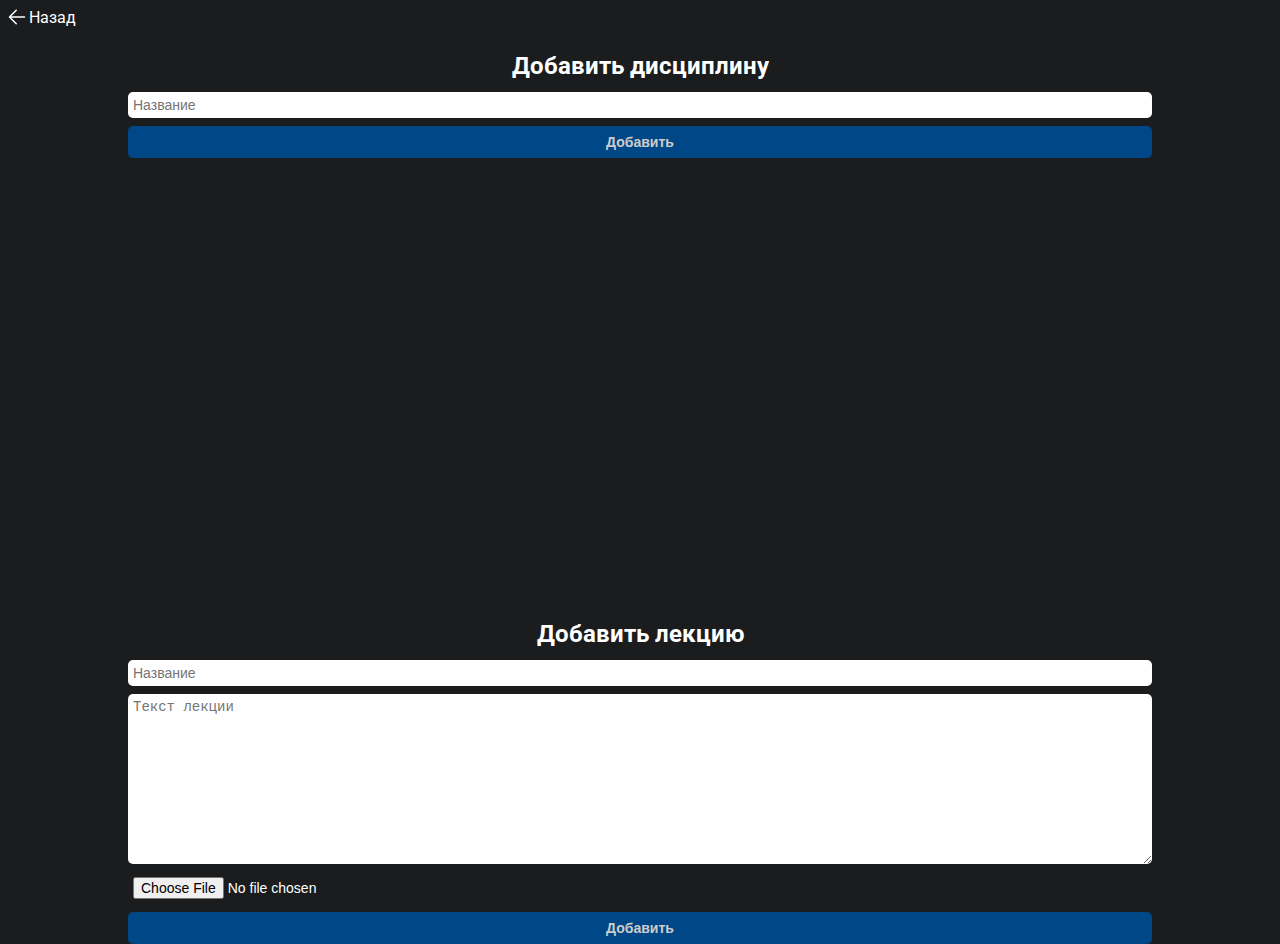
<file: templates/index.html>
<!DOCTYPE html>
<html lang="ru">
<head>
    <meta charset="UTF-8">
    <meta http-equiv="X-UA-Compatible" content="IE=edge">
    <meta name="viewport" content="width=device-width, initial-scale=1.0">
    <title>Lecture Assistant</title>
    <link rel="stylesheet" type="text/css" href="/static/css/index.css">
</head>
  <body>
    <section class="back">
      <div class="header">
        <a href="#">
          <svg width="24px" height="24px" xmlns="http://www.w3.org/2000/svg" fill="none" viewBox="0 0 24 24" stroke-width="1.5" stroke="currentColor" class="w-6 h-6">
            <path stroke-linecap="round" stroke-linejoin="round" d="M19.5 12h-15m0 0l6.75 6.75M4.5 12l6.75-6.75" />
          </svg>
          <span>
            Назад
          </span>        
        </a>
      </div>
    </section>
    <section class="loginPage">
      
        <div class="top">
          <div class="header">
            <h1>Добавить дисциплину</h1>
          </div>
          <form action="/login" method="post">
            <input type="text" name="name" placeholder="Название" required autocomplete="name_new">
            <input class="btn" type="submit" value="Добавить">
          </form>
        </div>

        <div class="top">
          <div class="header">
            <h1>Добавить лекцию</h1>
          </div>
          <form action="/login" method="post">
            <input type="text" name="name" placeholder="Название" required autocomplete="name_new">
            <textarea placeholder="Текст лекции" name="content" cols="30" rows="10"></textarea>
            <input type="file" name="file">
            <input class="btn" type="submit" value="Добавить">
          </form>
        </div>
        
    </section>
  </body>
</html>
<script>
  setTimeout(() => {
    window.location.reload();

  }, 2000)
</script>
</file>
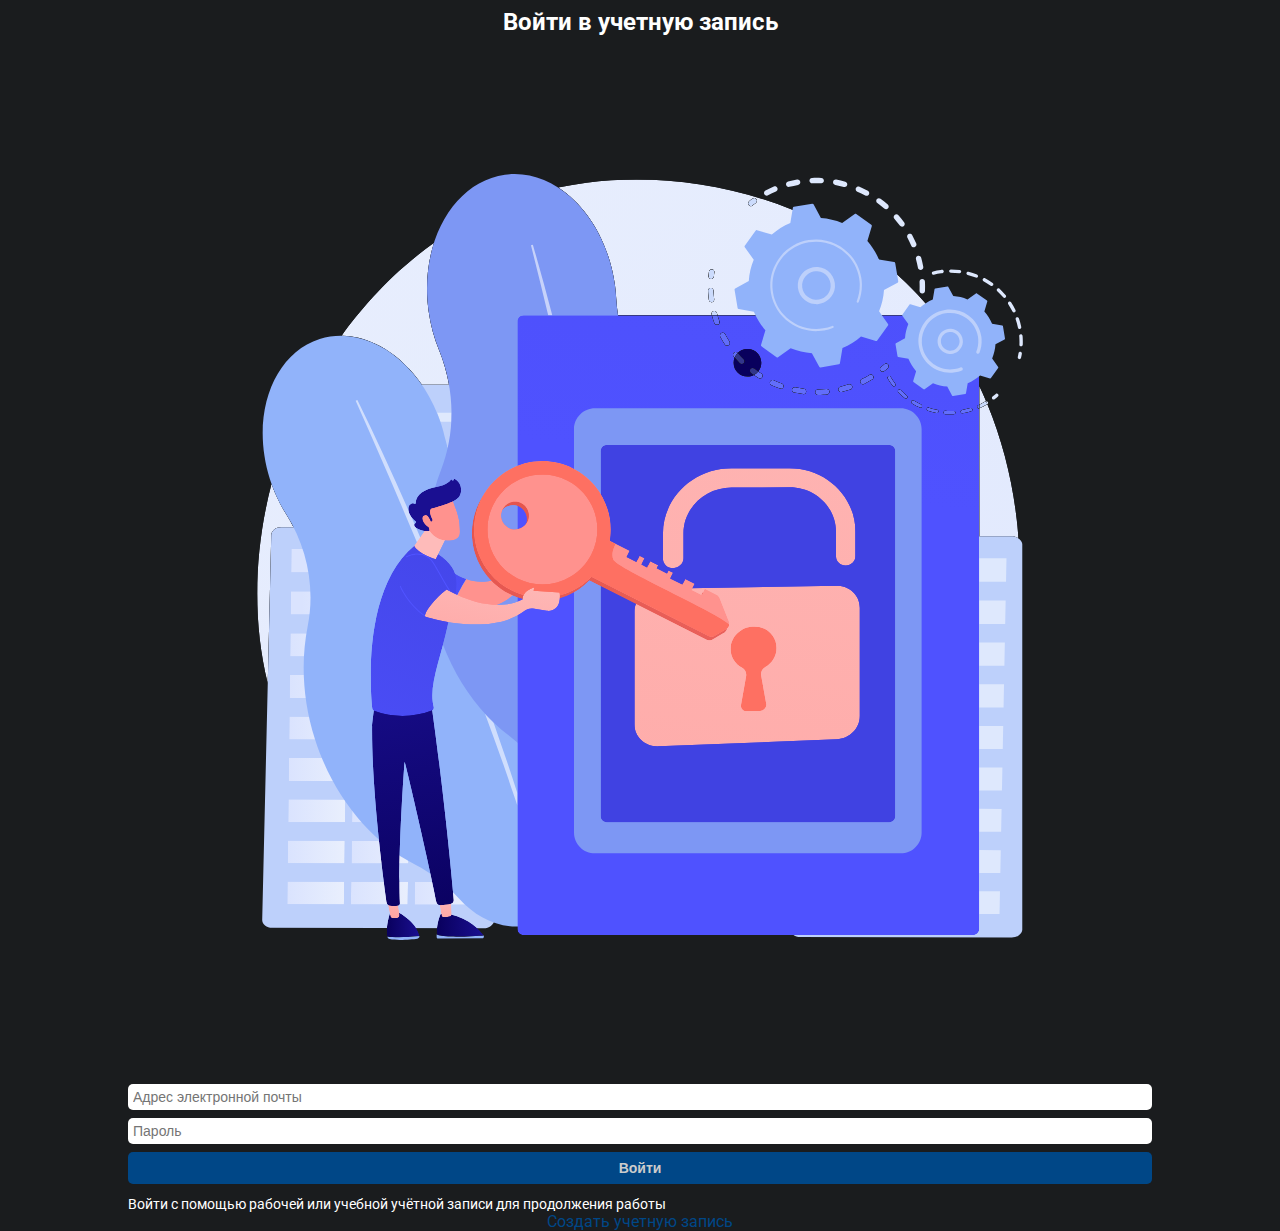
<file: templates/login.html>
<!DOCTYPE html>
<html lang="ru">
<head>
    <meta charset="UTF-8">
    <meta http-equiv="X-UA-Compatible" content="IE=edge">
    <meta name="viewport" content="width=device-width, initial-scale=1.0">
    <title>Lecture Assistant</title>
    <link rel="stylesheet" type="text/css" href="/static/css/index.css">
</head>
  <body>
    <section class="loginPage">
      <div class="top">
        <div class="header">
          <h1>Войти в учетную запись</h1>
        </div>
        <img src="/static/img/20944201.svg" alt="logo">
        <form action="/login" method="post">
          <input type="text" name="login" placeholder="Адрес электронной почты" required autocomplete="login_new">
          <input type="text" name="password" password="password" placeholder="Пароль" required autocomplete="password_new">
          <input class="btn" type="submit" value="Войти">
        </form>
        <div class="hint">
          <span>Войти с помощью рабочей или учебной учётной записи для продолжения работы</span>
        </div>
      </div>
      <div class="bottom">
        <a href="/register">Создать учетную запись</a>
      </div>
    </section>
  </body>
</html>
</file>
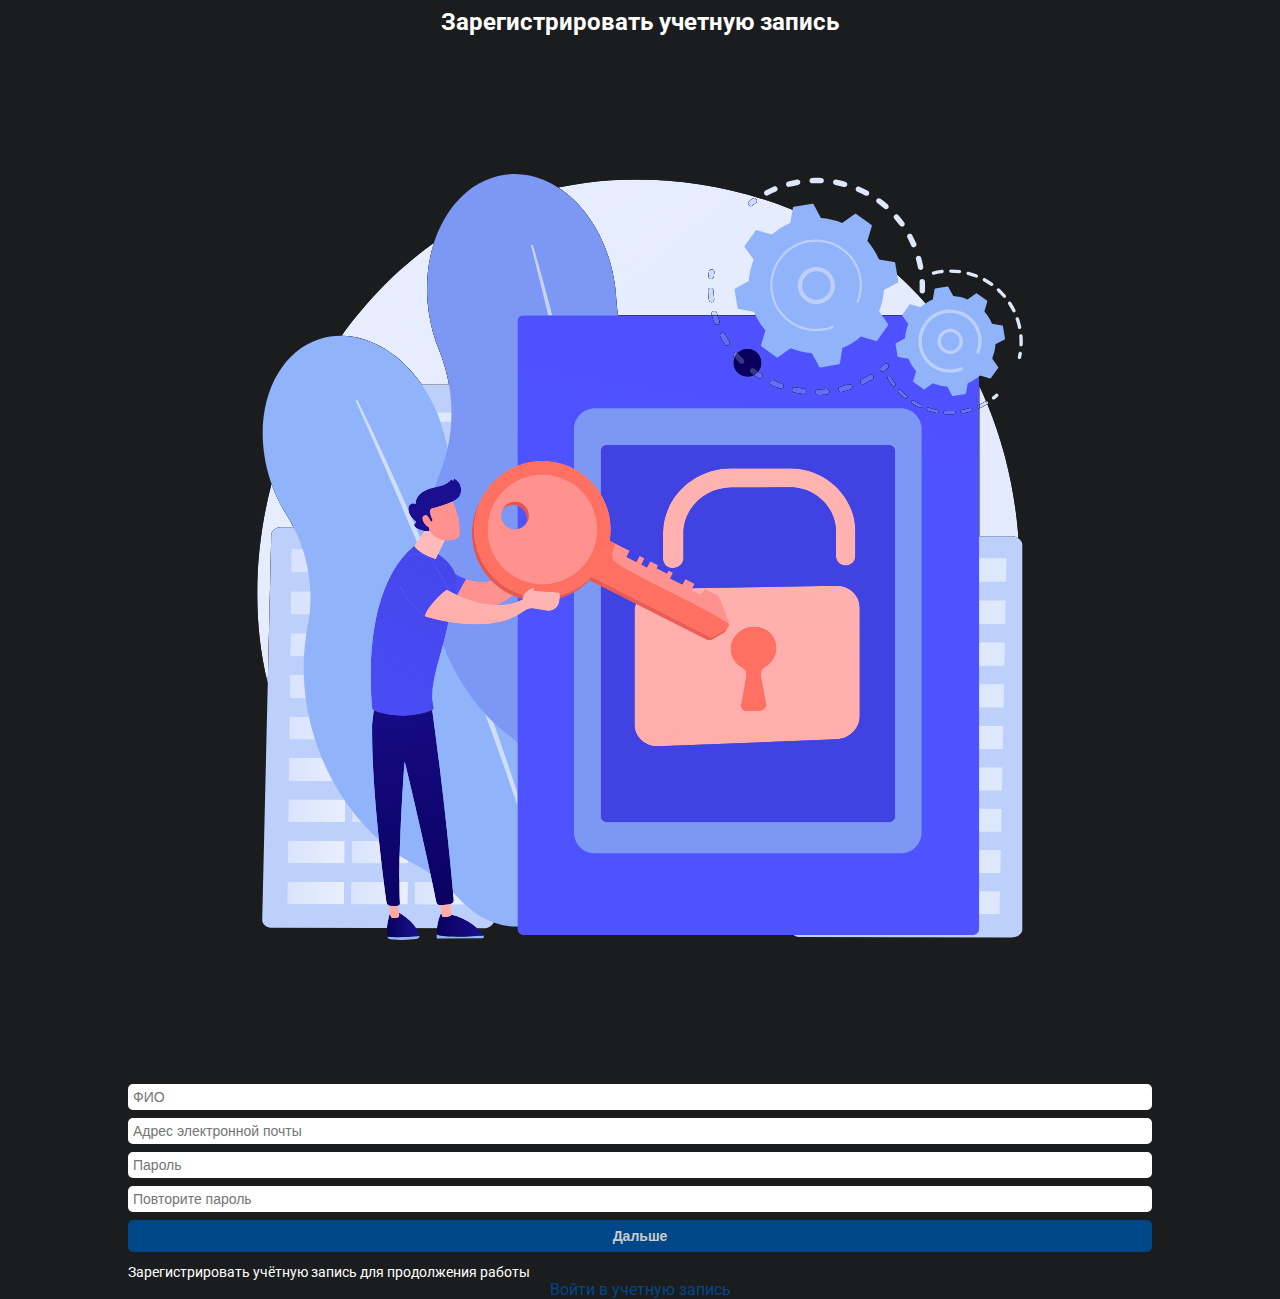
<file: templates/register-start.html>
<!DOCTYPE html>
<html lang="ru">
<head>
    <meta charset="UTF-8">
    <meta http-equiv="X-UA-Compatible" content="IE=edge">
    <meta name="viewport" content="width=device-width, initial-scale=1.0">
    <title>Lecture Assistant</title>
    <link rel="stylesheet" type="text/css" href="/static/css/index.css">
</head>
  <body>
      <section class="loginPage">
        <div class="top">
          <div class="header">
            <h1>Зарегистрировать учетную запись</h1>
          </div>
          <img src="/static/img/20944201.svg" alt="logo">
          <form action="/register/0" method="post">
            <input type="text" name="fio" placeholder="ФИО" required autocomplete="fio_new">
            <input type="text" name="login" placeholder="Адрес электронной почты" required autocomplete="login_new">
            <input type="password" name="password" password="password" placeholder="Пароль" required autocomplete="password_new">
            <input type="password" password="password" placeholder="Повторите пароль" required autocomplete="password_new">
            <input class="btn" type="submit" value="Дальше">
          </form>
          <div class="hint">
            <span>Зарегистрировать учётную запись для продолжения работы</span>
          </div>
        </div>
        <div class="bottom">
          <a href="/login">Войти в учетную запись</a>
        </div>
      </section>
  </body>
</html>
</file>
<file: static/css/index.css>
@import url("https://fonts.googleapis.com/css2?family=Roboto:ital,wght@0,100;0,300;0,400;0,500;0,700;0,900;1,100;1,300;1,400;1,500;1,700;1,900&display=swap");
*, *::after, *::before {
  padding: 0;
  margin: 0;
  -webkit-user-select: none;
     -moz-user-select: none;
      -ms-user-select: none;
          user-select: none;
}

.btn {
  color: #ccc;
  background: #004787;
  border: 0;
  outline: 0;
  font-size: 14px;
  font-weight: bold;
  padding: 8px;
  border-radius: 5px;
  -webkit-border-radius: 5px;
  -moz-border-radius: 5px;
  -ms-border-radius: 5px;
  -o-border-radius: 5px;
}

input, select, textarea {
  padding: 5px;
  font-size: 14px;
  border: 0;
  outline: 0;
  border-radius: 5px;
  -webkit-border-radius: 5px;
  -moz-border-radius: 5px;
  -ms-border-radius: 5px;
  -o-border-radius: 5px;
}

html {
  height: 100%;
}

body {
  background: #1A1C1E;
  color: #fff;
  font-family: "Roboto", sans-serif;
  height: 100%;
}

section.loginPage {
  display: flex;
  flex-direction: column;
  height: 100%;
  justify-content: space-between;
}
section.loginPage.addMaterial {
  justify-content: center;
}
section.loginPage .top {
  display: flex;
  flex-direction: column;
  justify-content: center;
  align-items: center;
  gap: 12px;
  padding-top: 8px;
}
section.loginPage .top.addMaterial {
  padding-bottom: 90px;
}
section.loginPage .top .header {
  text-align: center;
  font-size: 12px;
}
section.loginPage .top img {
  width: 80%;
}
section.loginPage .top form {
  width: 80%;
  display: flex;
  flex-direction: column;
  gap: 8px;
}
section.loginPage .top .hint {
  width: 80%;
  font-size: 14px;
}
section.loginPage .bottom {
  display: flex;
  justify-content: center;
  align-items: center;
  margin-bottom: 25px;
}
section.loginPage .bottom a {
  text-decoration: none;
  color: #004787;
}

section.headInfo {
  display: flex;
  justify-content: space-between;
  align-items: center;
  padding: 5px 15px;
}
section.headInfo .inf {
  display: flex;
  flex-direction: column;
}
section.headInfo .info {
  color: #ccc;
  font-size: 14px;
}
section.headInfo a {
  color: #ccc;
  text-decoration: none;
}

section.addButton {
  position: fixed;
  right: 20px;
  bottom: 20px;
  display: flex;
  justify-content: center;
  align-items: center;
  background-color: #004787;
  width: 48px;
  height: 48px;
  border-radius: 50%;
  -webkit-border-radius: 50%;
  -moz-border-radius: 50%;
  -ms-border-radius: 50%;
  -o-border-radius: 50%;
}
section.addButton a {
  color: #ccc;
  width: 100%;
  height: 100%;
  box-sizing: border-box;
  display: flex;
  justify-content: center;
  align-items: center;
}

section.disciplines .list {
  display: flex;
  flex-direction: column;
  gap: 10px;
  padding: 15px;
}
section.disciplines .list .item {
  display: flex;
  align-items: center;
  justify-content: space-between;
  margin: 5px 0;
  font-size: 18px;
}
section.disciplines .list .item .left {
  display: flex;
  align-items: center;
  gap: 15px;
}
section.disciplines .list .item a {
  text-decoration: none;
  color: #fff;
}

section.back {
  padding: 5px;
}
section.back .header a {
  display: flex;
  align-items: center;
  margin-bottom: 10px;
  color: #fff;
  text-decoration: none;
}

section.lectureInner {
  padding: 5px;
  display: flex;
  flex-direction: column;
  gap: 15px;
}
section.lectureInner .title {
  font-size: 18px;
  text-align: center;
}
section.lectureInner .file .dwl {
  text-align: center;
}
section.lectureInner .file .dwl a {
  color: #ccc;
  text-decoration: none;
}/*# sourceMappingURL=index.css.map */
</file>
